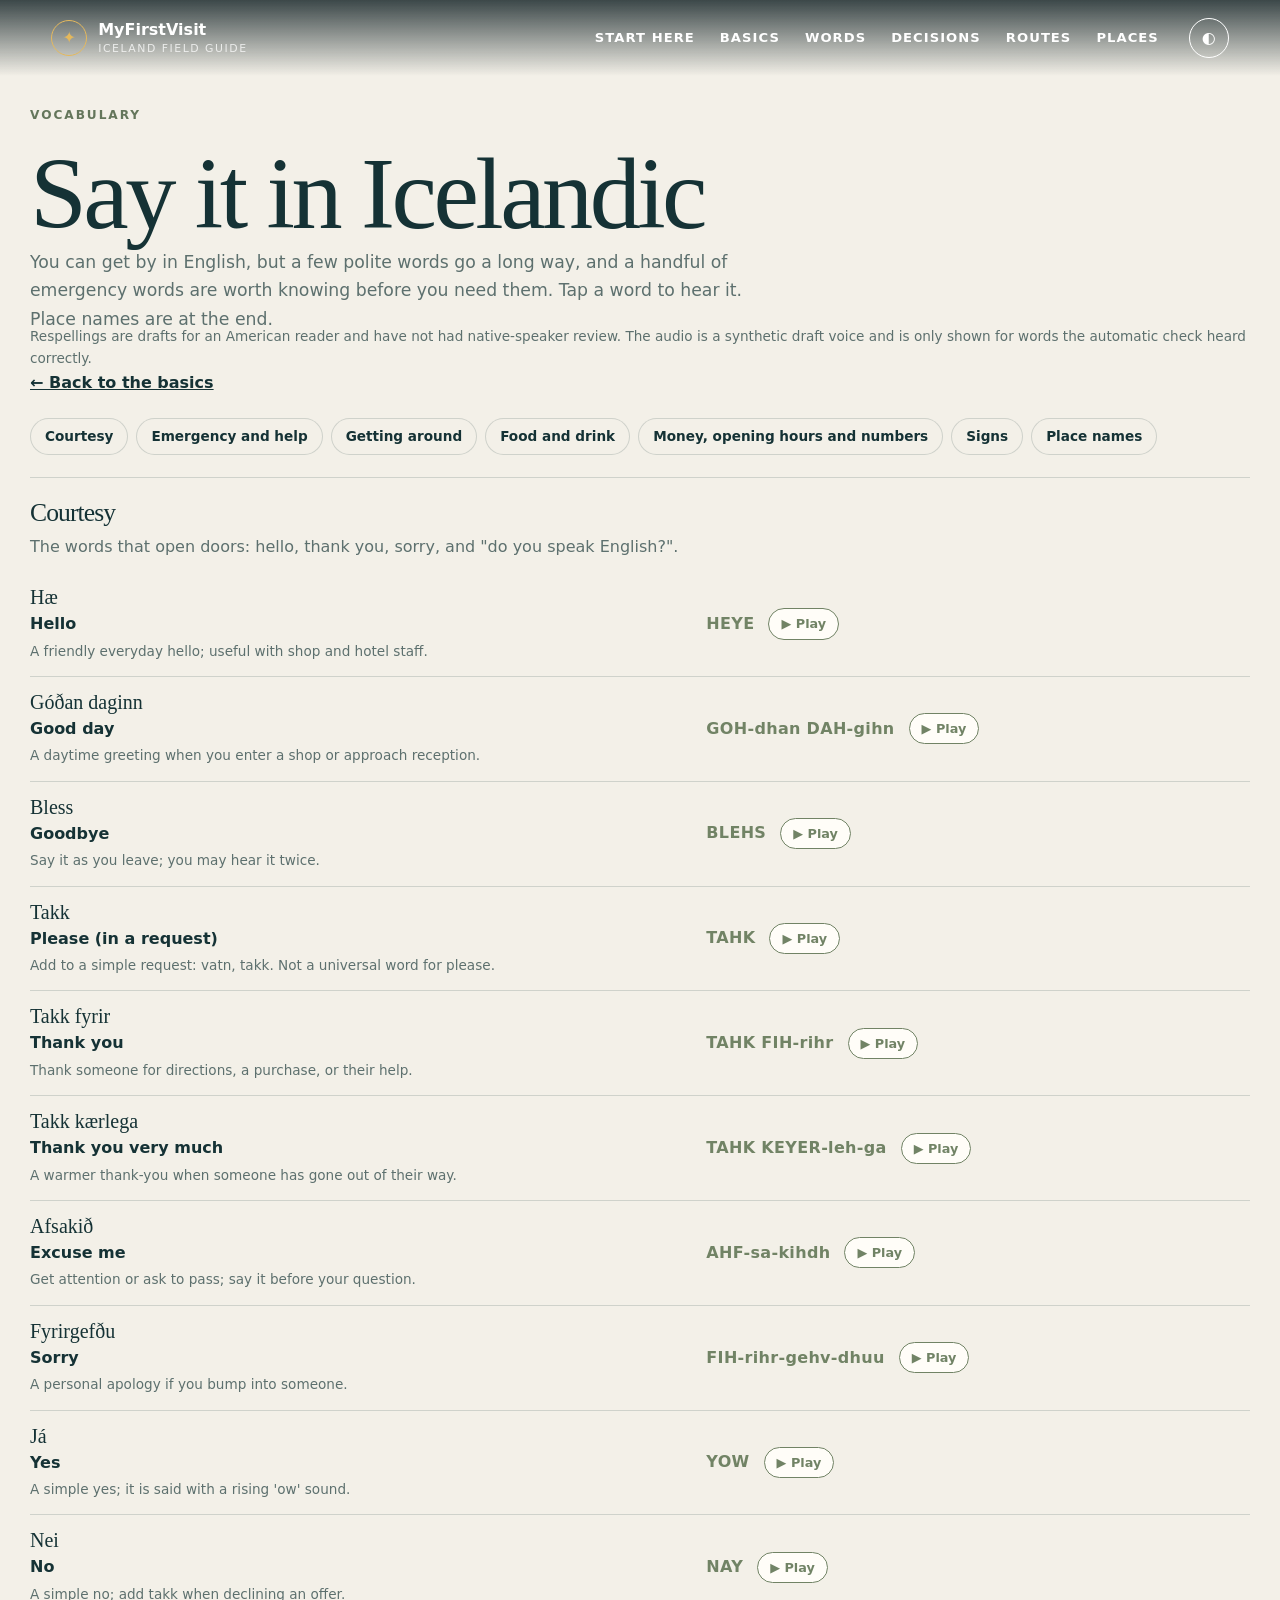
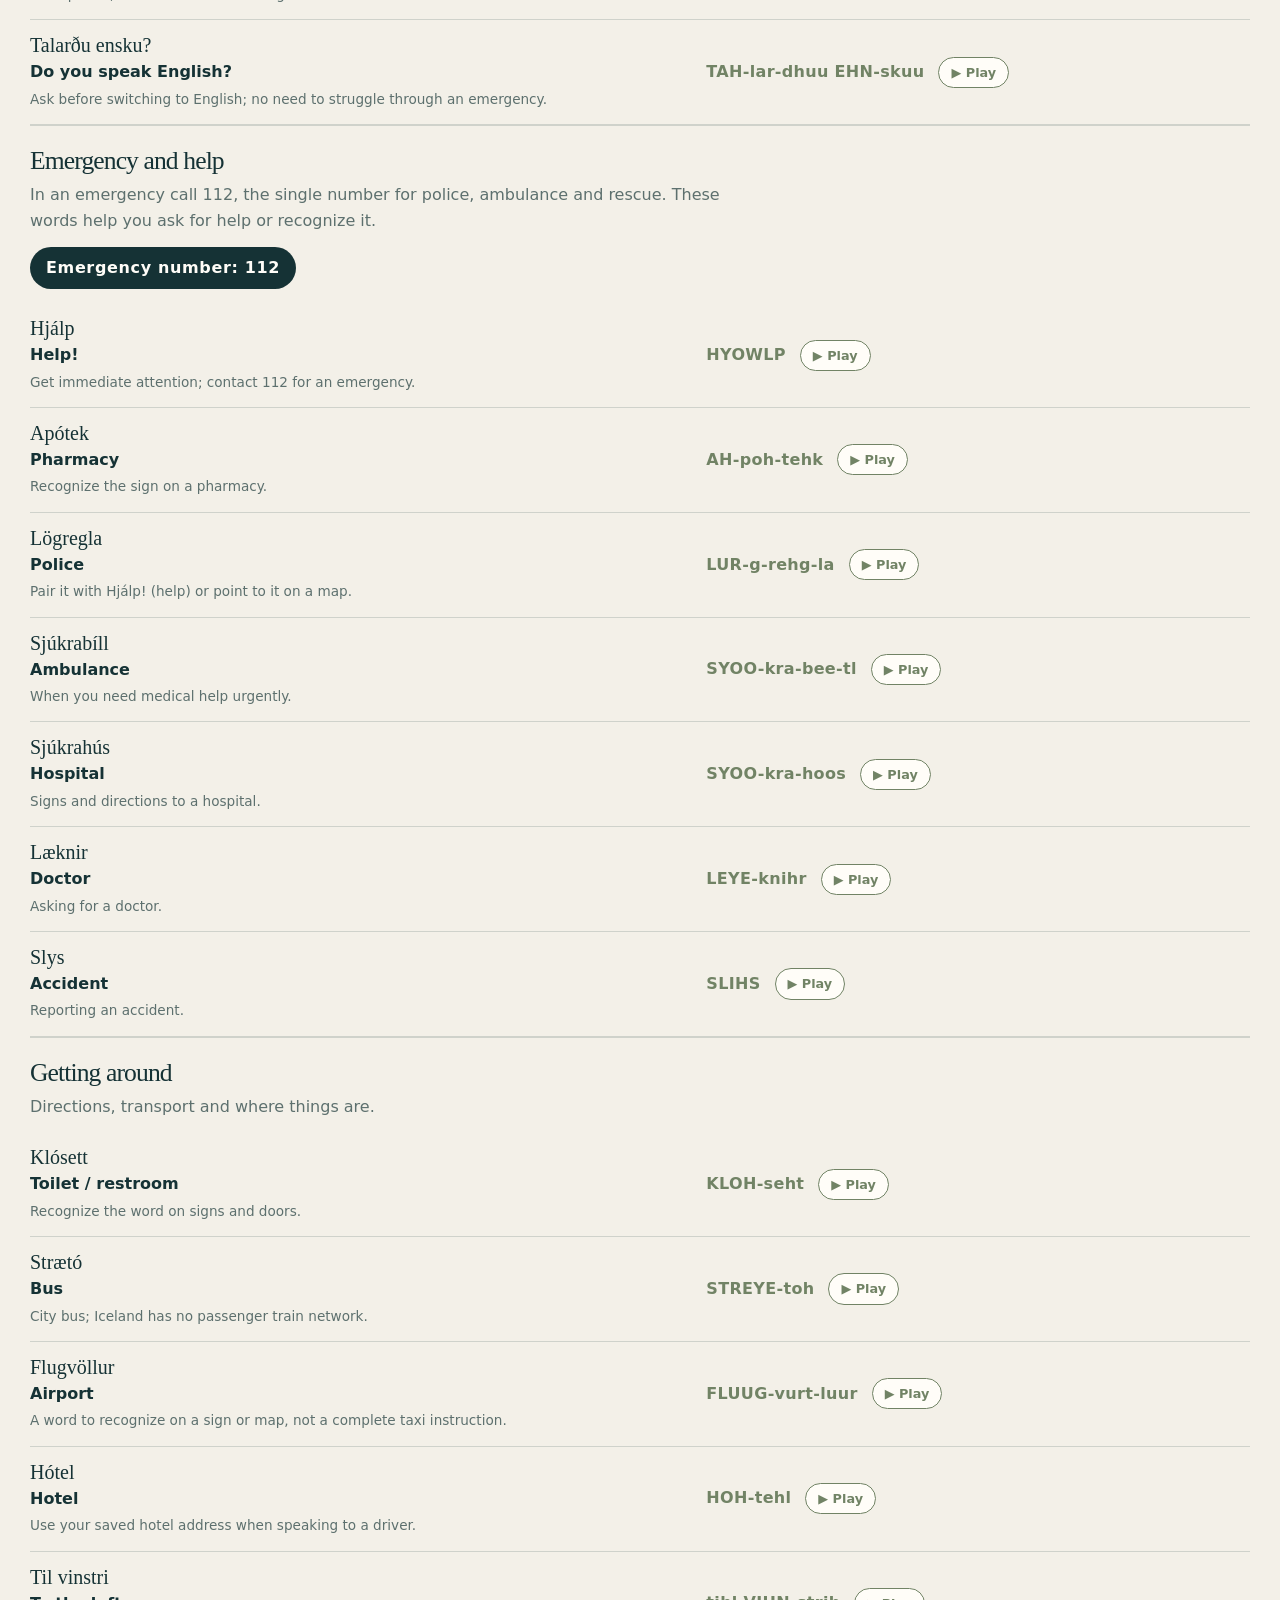
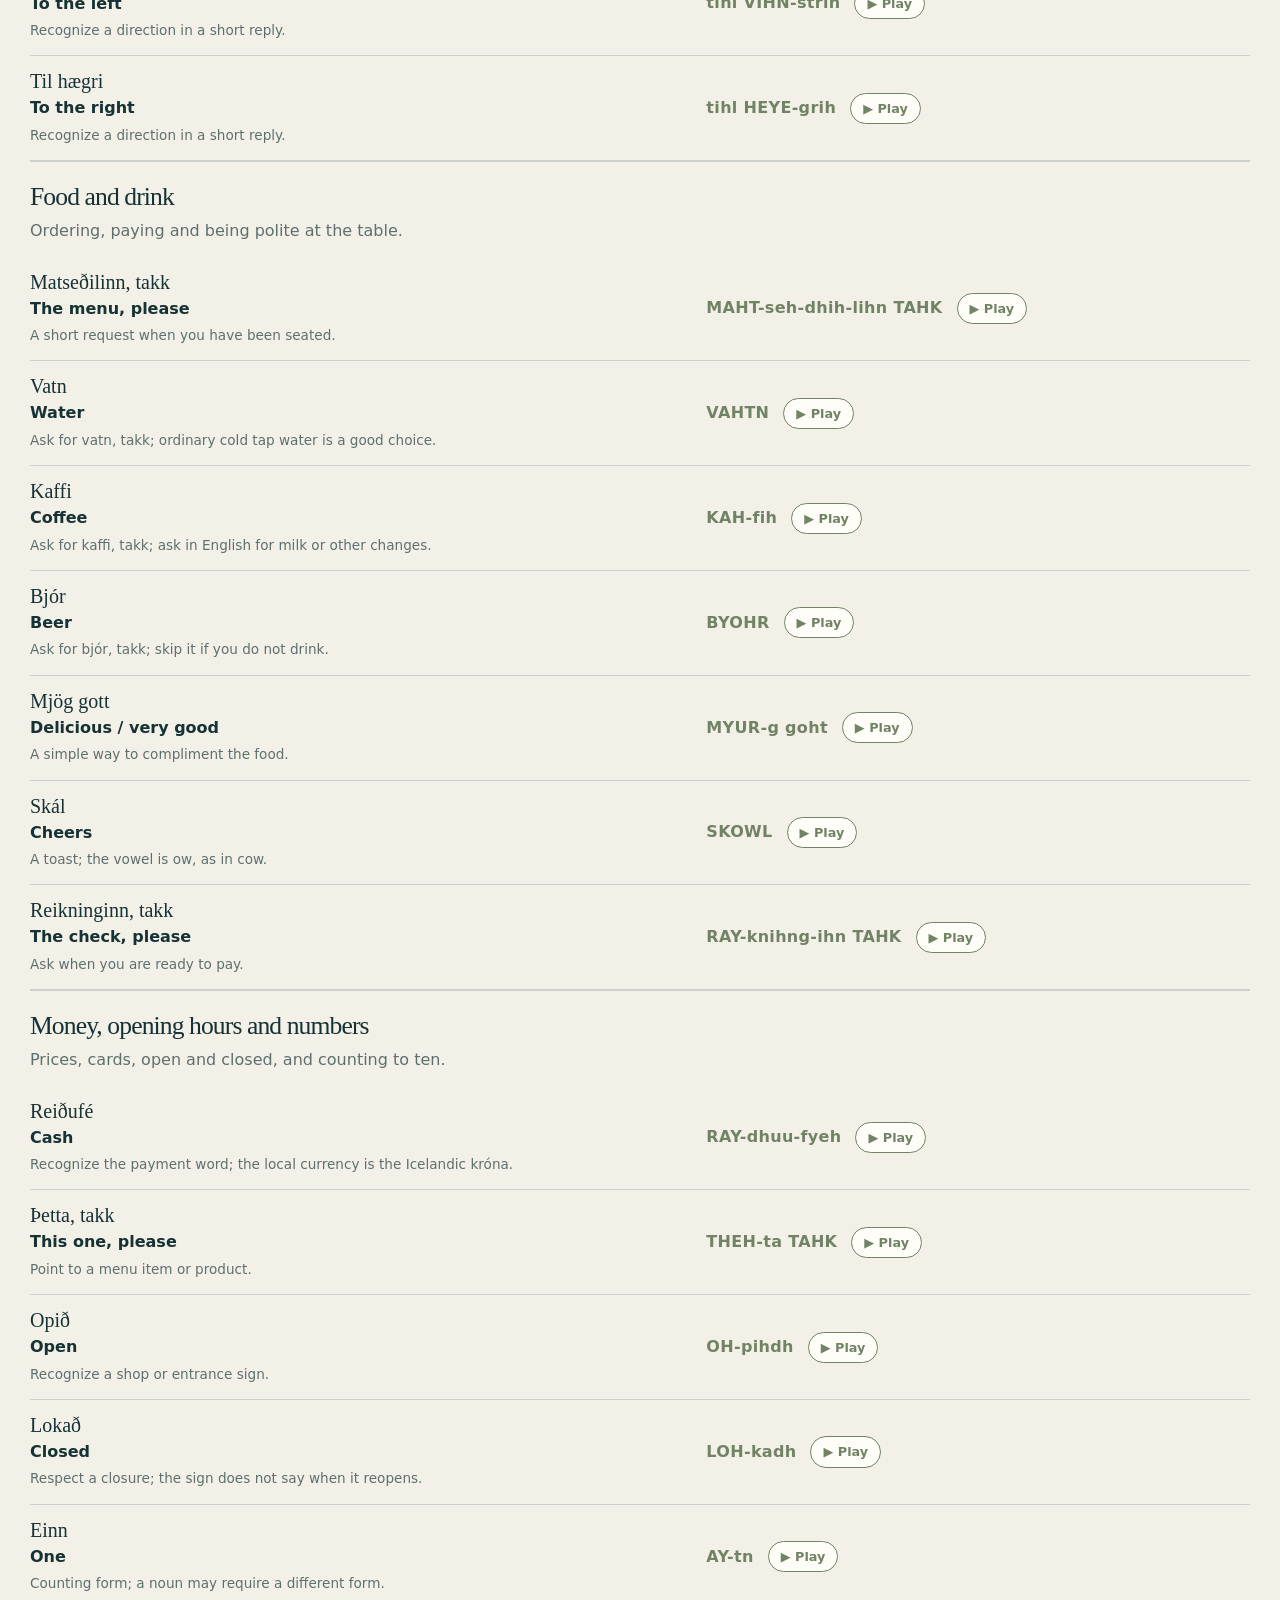
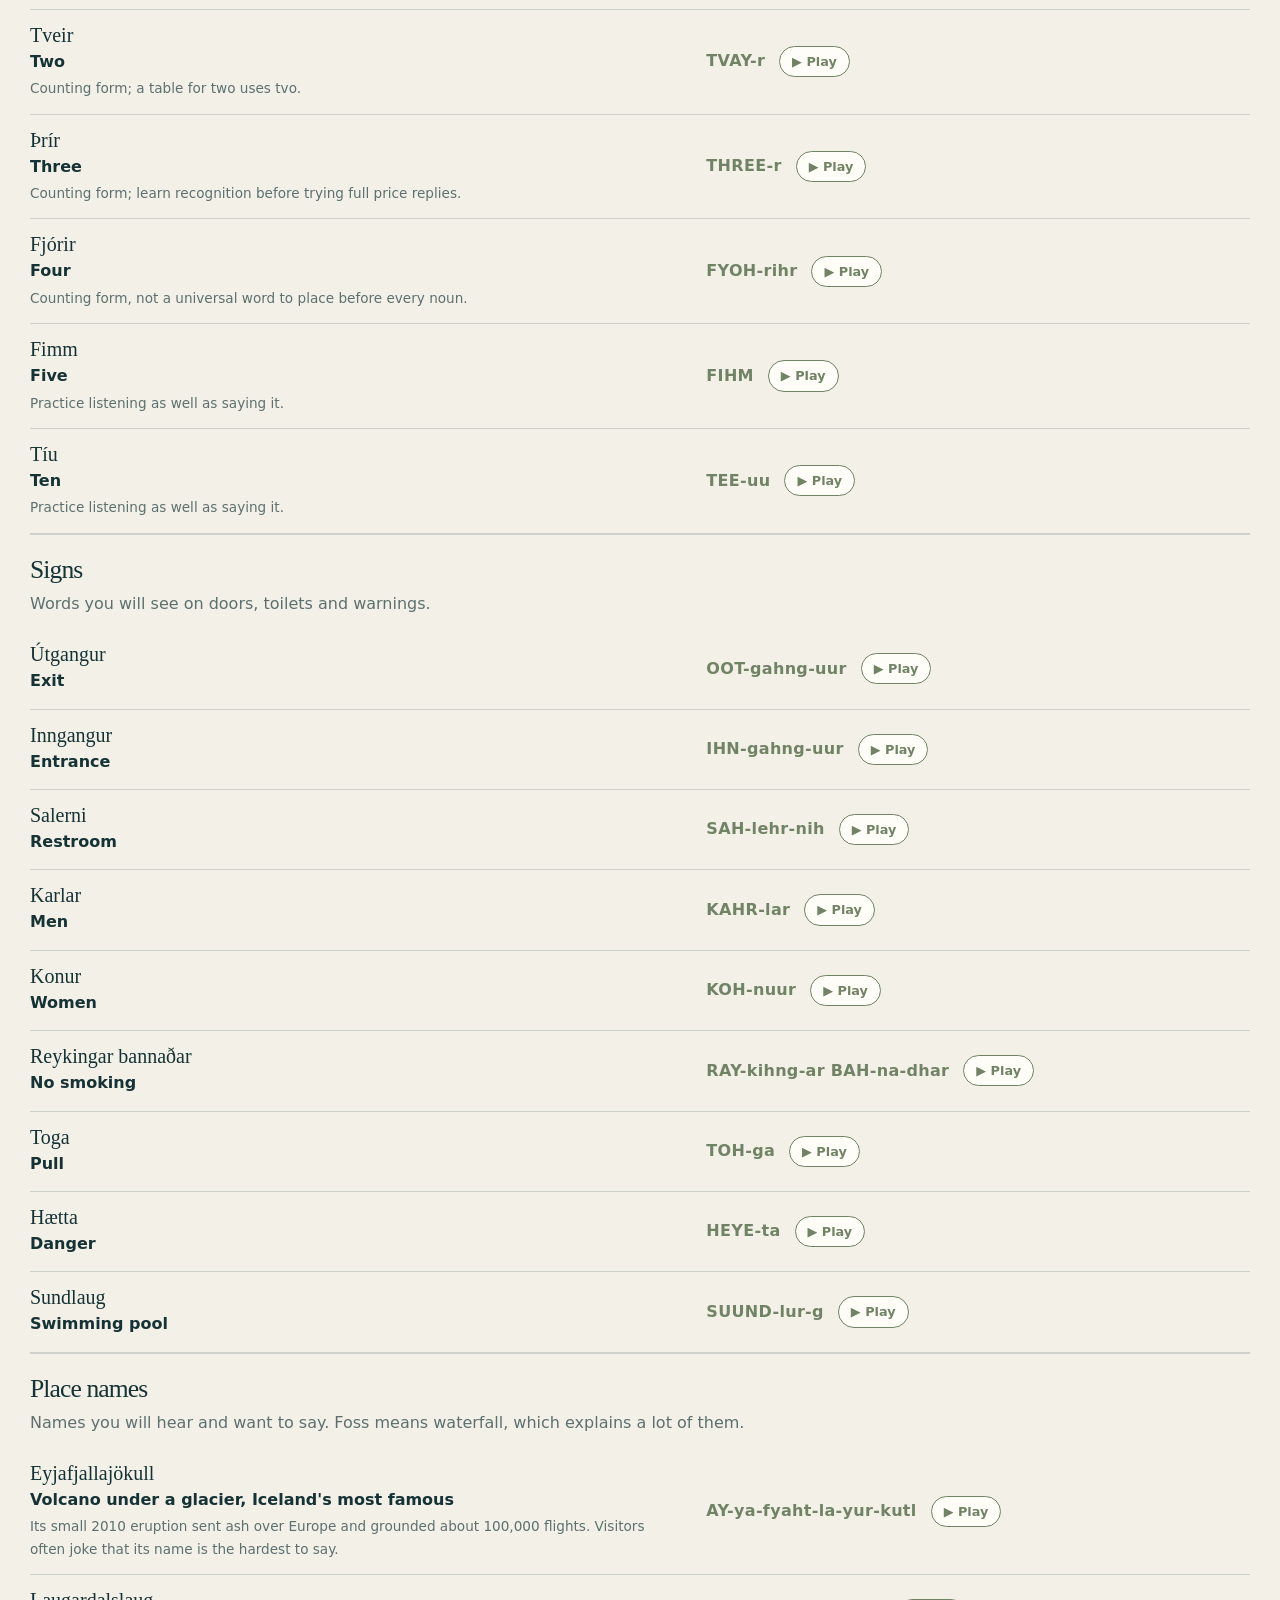
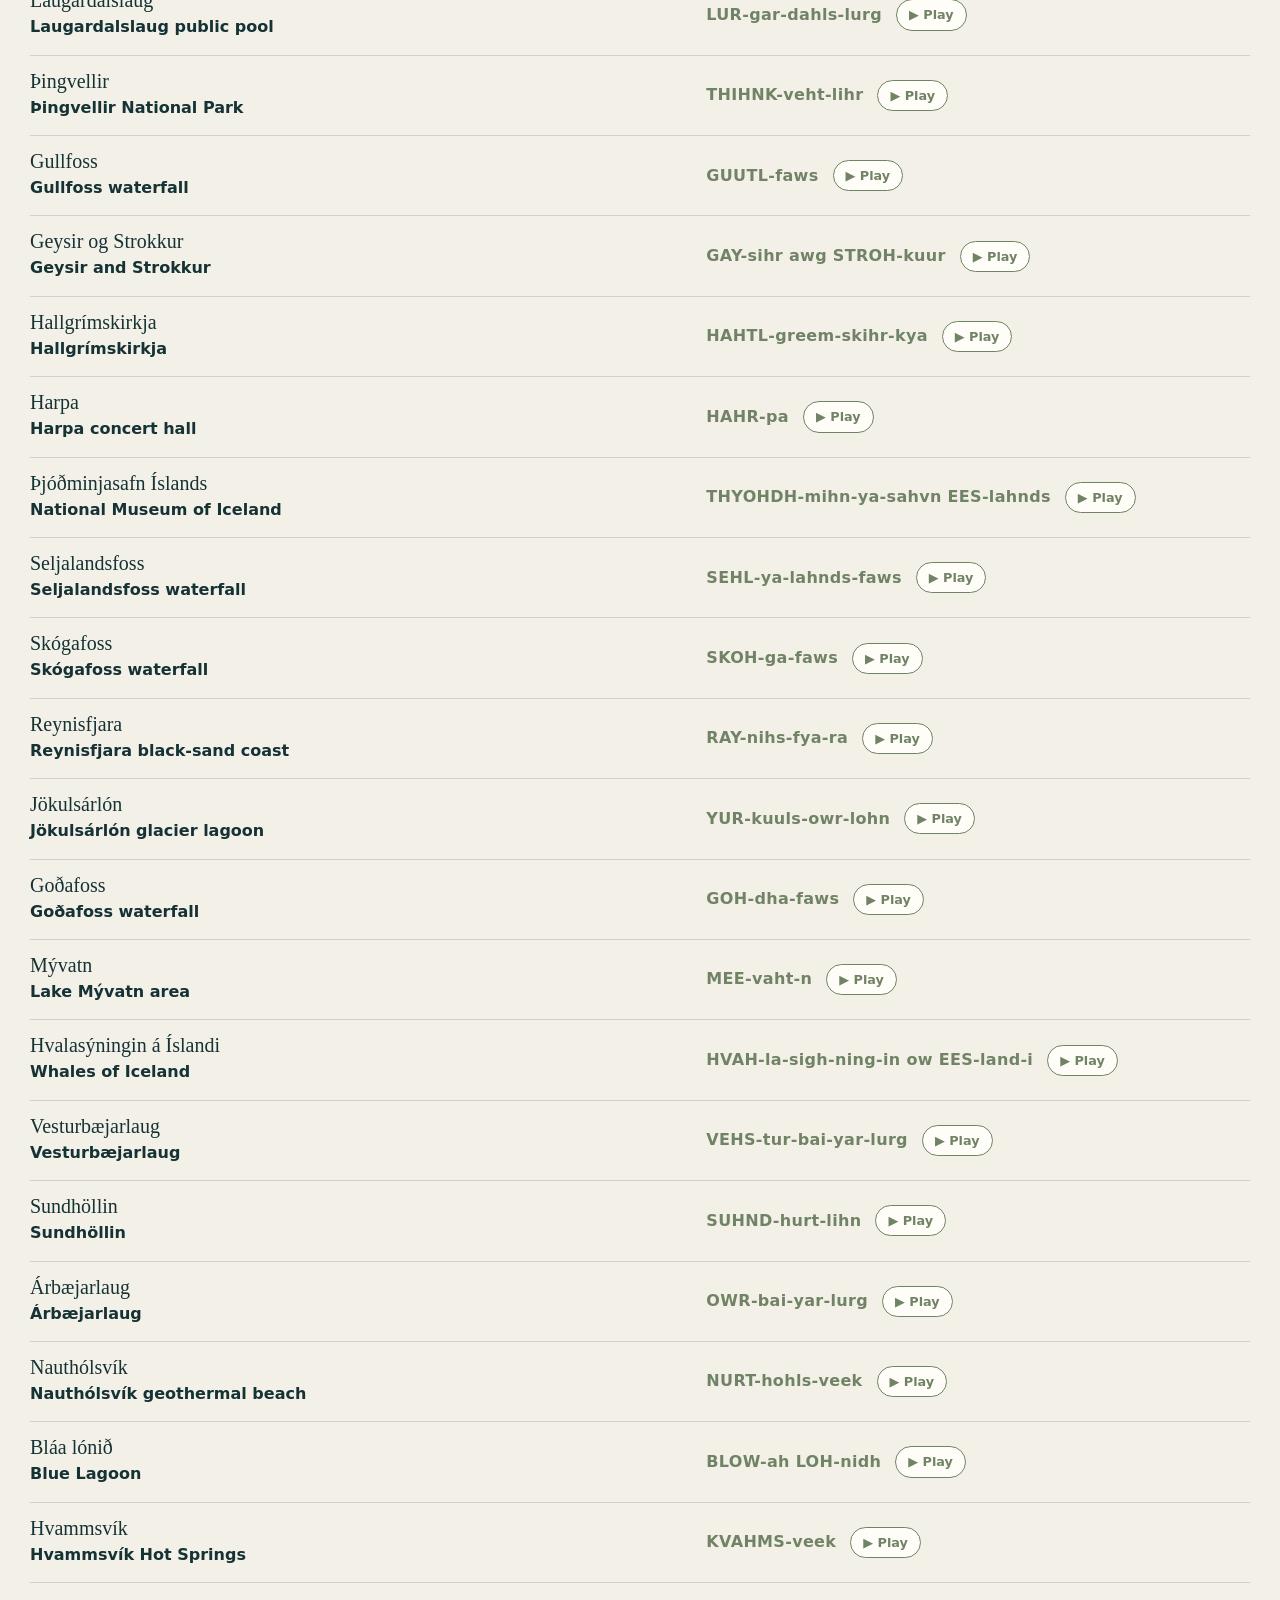
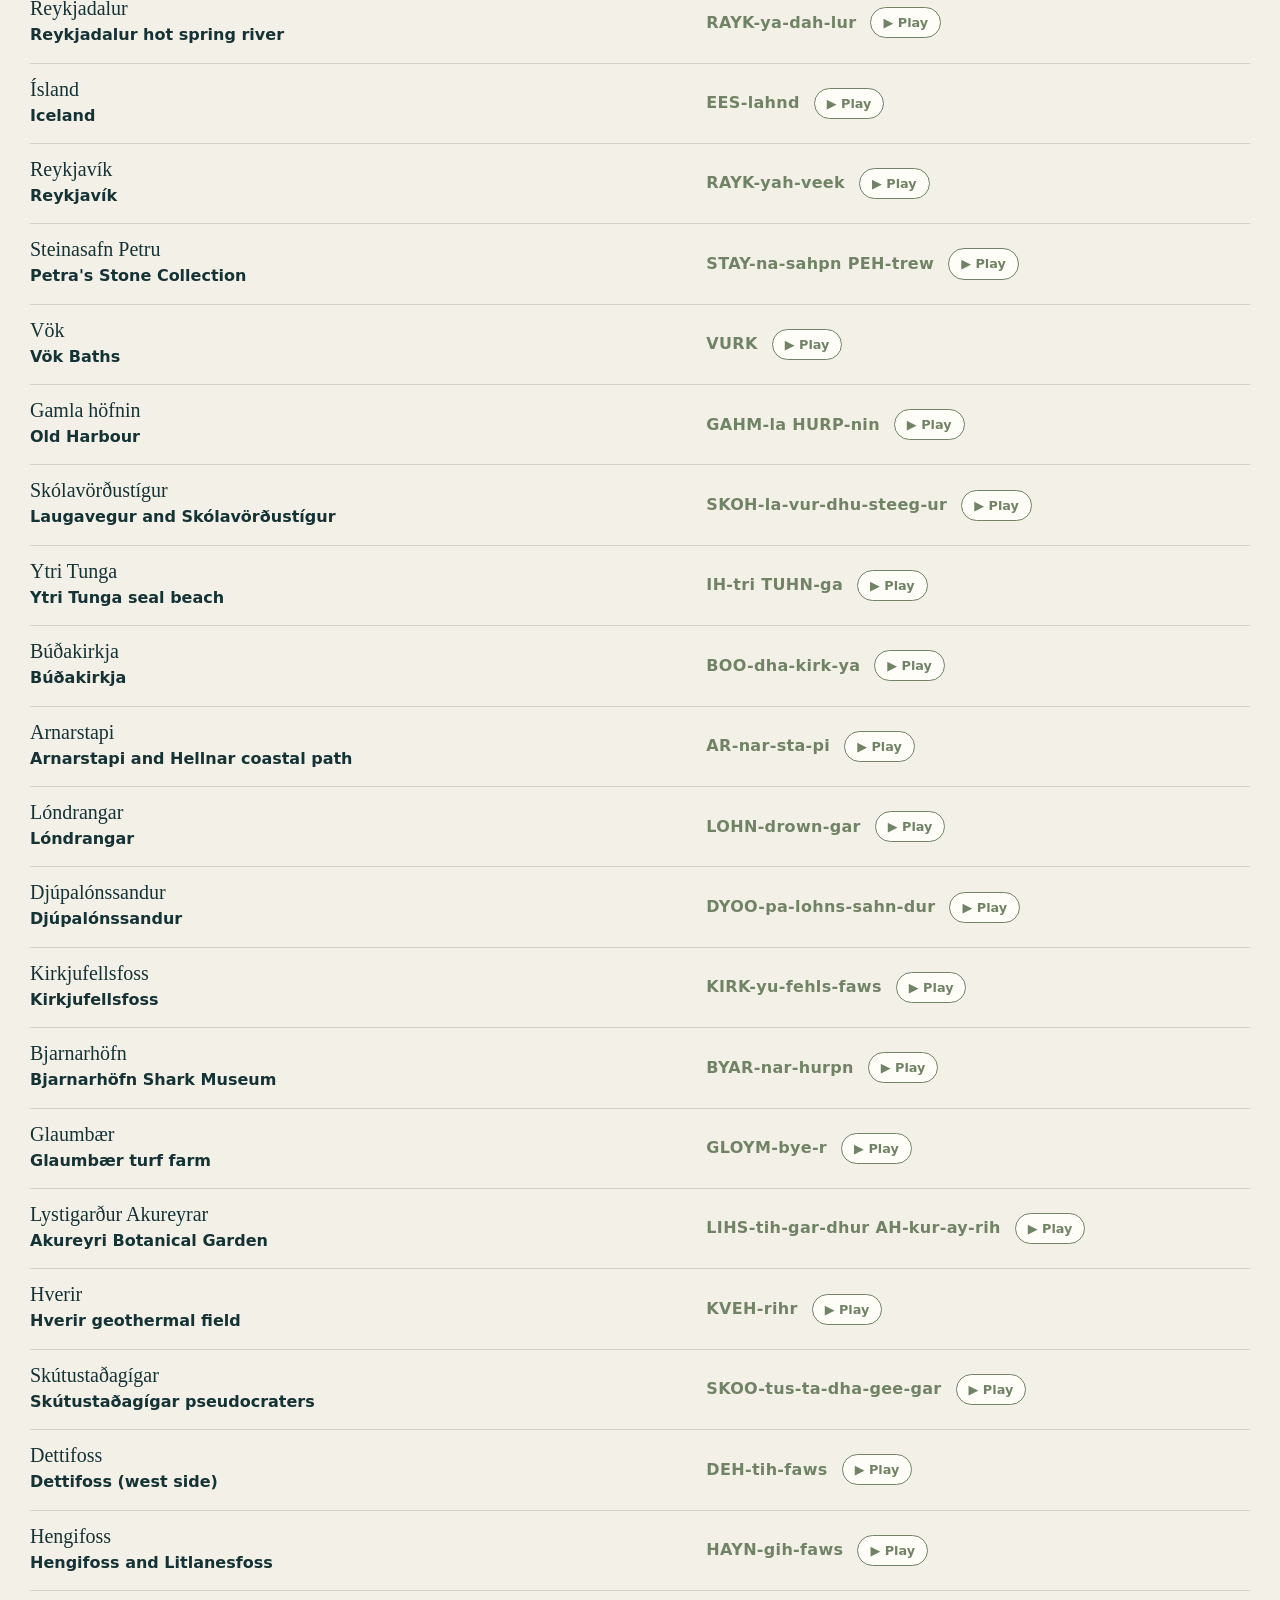
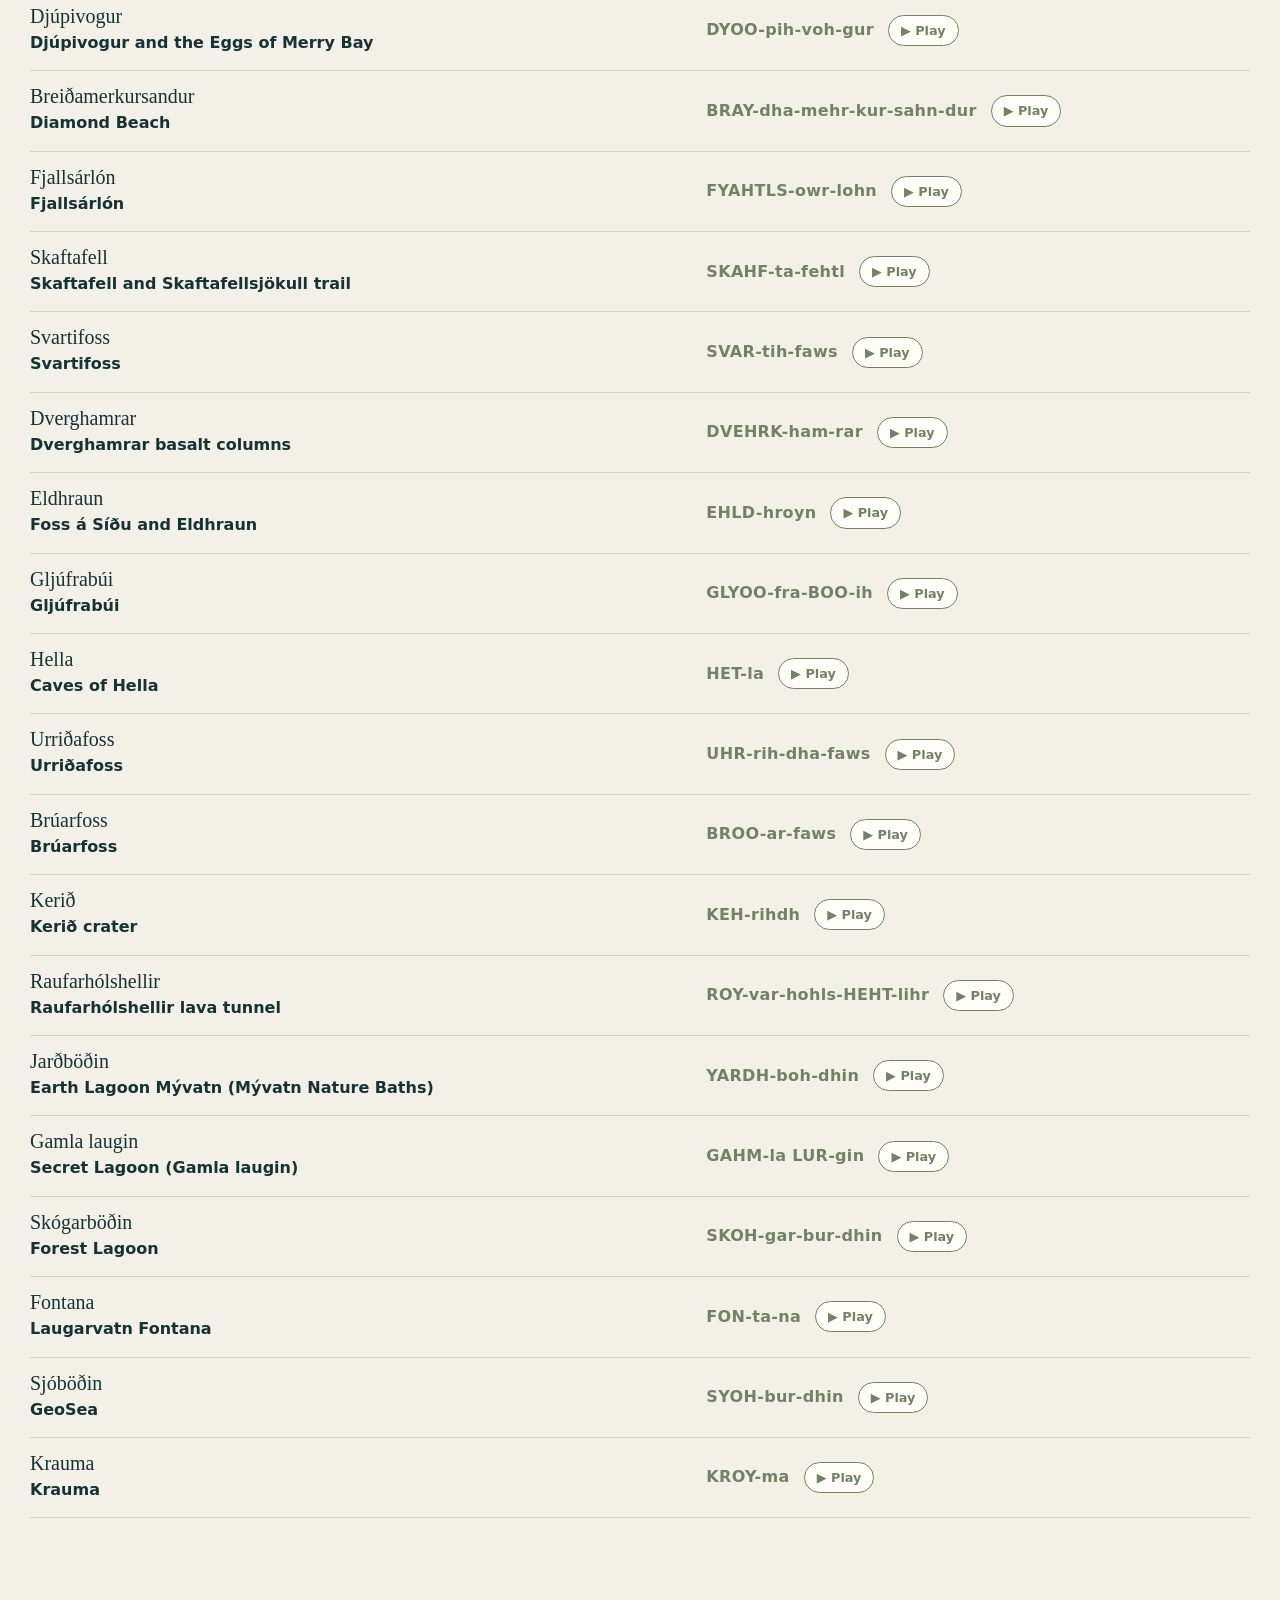
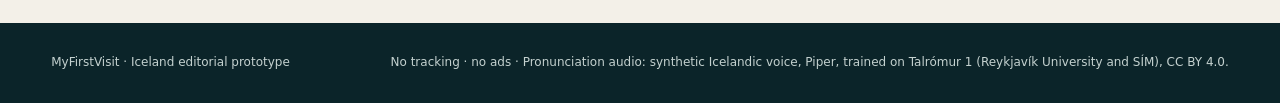
<file: local-site/words.html>
<!doctype html>
<html lang="en">
<head>
  <meta charset="utf-8">
  <meta name="viewport" content="width=device-width, initial-scale=1">
  <meta name="theme-color" content="#102b31">
  <meta name="description" content="Simple Icelandic courtesy and emergency words with pronunciation.">
  <title>Say it in Icelandic · MyFirstVisit</title>
  <link rel="stylesheet" href="styles.css?v=a779670c">
</head>
<body>
  <a class="skip-link" href="#content">Skip to content</a>
  <header class="site-header">
    <a class="brand" href="index.html#start" aria-label="MyFirstVisit, Iceland home">
      <span class="brand-mark" aria-hidden="true">✦</span>
      <span><strong>MyFirstVisit</strong><small>Iceland field guide</small></span>
    </a>
    <button class="menu-button" type="button" aria-expanded="false" aria-controls="primary-nav">Menu</button>
    <nav id="primary-nav" aria-label="Primary navigation">
      <a href="index.html#start">Start here</a>
      <a href="index.html#basics">Basics</a>
      <a href="words.html" aria-current="page">Words</a>
      <a href="index.html#decisions">Decisions</a>
      <a href="index.html#routes">Routes</a>
      <a href="index.html#places">Places</a>
    </nav>
    <button class="theme-button" type="button" aria-label="Switch color theme" title="Switch color theme">◐</button>
  </header>

  <main id="content">
    <section class="words section-shell" id="words" aria-labelledby="words-title">
      <div class="words-head">
        <p class="eyebrow dark">Vocabulary</p>
        <h1 id="words-title">Say it in Icelandic</h1>
        <p id="words-intro" class="basics-intro"></p>
        <p id="words-note" class="basics-note"></p>
        <p><a class="text-button" href="index.html#basics">← Back to the basics</a></p>
      </div>
      <div class="words-jump" id="words-jump" role="navigation" aria-label="Vocabulary groups"></div>
      <div id="words-groups"></div>
    </section>
  </main>

  <footer>
    <span>MyFirstVisit · Iceland editorial prototype</span>
    <span>No tracking · no ads · Pronunciation audio: synthetic Icelandic voice, Piper, trained on Talrómur 1 (Reykjavík University and SÍM), CC BY 4.0.</span>
  </footer>

  <script src="content.js?v=f385a5d5"></script>
  <script src="words.js?v=b469caa6"></script>
</body>
</html>
</file>
<file: local-site/styles.css>
:root {
  --ink: #153235;
  --muted: #5d706e;
  --paper: #f3f0e8;
  --paper-2: #e7e4da;
  --white: #fffdf8;
  --deep: #102b31;
  --deep-2: #173d42;
  --moss: #718365;
  --gold: #e4b85c;
  --line: rgba(21, 50, 53, .16);
  --shadow: 0 22px 70px rgba(15, 35, 38, .13);
}

* { box-sizing: border-box; }
html { scroll-behavior: smooth; }
body { margin: 0; background: var(--paper); color: var(--ink); font: 16px/1.65 Inter, ui-sans-serif, system-ui, -apple-system, BlinkMacSystemFont, "Segoe UI", sans-serif; }
button, input { font: inherit; }
button, a { -webkit-tap-highlight-color: transparent; }
img { display: block; max-width: 100%; }
h1, h2, h3 { margin: 0; font-family: Georgia, "Times New Roman", serif; font-weight: 500; line-height: 1.05; letter-spacing: -.035em; }
h1 { max-width: 900px; font-size: clamp(3.25rem, 8vw, 7.75rem); }
h2 { font-size: clamp(2.25rem, 5vw, 4.6rem); }
h3 { font-size: 1.65rem; }
p { margin: 0; }
a { color: inherit; }

.skip-link { position: fixed; z-index: 100; top: 8px; left: 8px; padding: 10px 16px; transform: translateY(-150%); background: var(--white); }
.skip-link:focus { transform: translateY(0); }
.site-header { position: fixed; z-index: 20; inset: 0 0 auto; height: 76px; display: flex; align-items: center; gap: 30px; padding: 0 clamp(20px, 4vw, 64px); color: white; background: linear-gradient(to bottom, rgba(8, 24, 28, .78), transparent); transition: background .25s, color .25s, box-shadow .25s; }
.site-header.scrolled { color: var(--ink); background: rgba(243, 240, 232, .94); box-shadow: 0 1px 0 var(--line); backdrop-filter: blur(16px); }
.brand { display: flex; align-items: center; gap: 11px; margin-right: auto; text-decoration: none; line-height: 1.1; }
.brand-mark { display: grid; width: 36px; height: 36px; place-items: center; border: 1px solid currentColor; border-radius: 50%; color: var(--gold); }
.brand strong, .brand small { display: block; }
.brand small { margin-top: 4px; font-size: .68rem; letter-spacing: .14em; text-transform: uppercase; opacity: .75; }
nav { display: flex; gap: 25px; font-size: .82rem; font-weight: 700; letter-spacing: .08em; text-transform: uppercase; }
nav a { text-decoration: none; }
.theme-button, .menu-button { border: 0; color: inherit; background: none; cursor: pointer; }
.theme-button { width: 40px; height: 40px; border: 1px solid currentColor; border-radius: 50%; }
.menu-button { display: none; }

.hero { position: relative; min-height: min(900px, 100svh); display: grid; align-items: end; color: white; overflow: hidden; background: var(--deep); }
.hero > img, .hero-shade { position: absolute; inset: 0; width: 100%; height: 100%; object-fit: cover; }
.hero-shade { background: linear-gradient(90deg, rgba(6, 20, 25, .9) 0%, rgba(6, 20, 25, .54) 42%, rgba(6, 20, 25, .1) 75%), linear-gradient(0deg, rgba(6, 20, 25, .7), transparent 50%); }
.hero-copy { position: relative; z-index: 1; width: min(1220px, calc(100% - 44px)); margin-inline: auto; padding: 150px 0 105px; }
.hero-copy > p:not(.eyebrow) { max-width: 680px; margin-top: 28px; font-size: clamp(1.15rem, 2vw, 1.5rem); }
.eyebrow { margin-bottom: 15px; font-size: .76rem; font-weight: 800; letter-spacing: .16em; text-transform: uppercase; color: #e9ce91; }
.eyebrow.dark { color: #64765b; }
.hero-actions { display: flex; flex-wrap: wrap; gap: 12px; margin-top: 34px; }
.primary, .secondary { display: inline-flex; align-items: center; justify-content: center; min-height: 50px; padding: 0 22px; border: 1px solid transparent; border-radius: 999px; cursor: pointer; text-decoration: none; font-weight: 750; }
.primary { color: var(--deep); background: var(--gold); }
.secondary { color: white; border-color: rgba(255,255,255,.65); background: rgba(255,255,255,.08); }
.secondary.light { color: white; }
.photo-credit { position: absolute; z-index: 2; right: 18px; bottom: 12px; color: rgba(255,255,255,.7); font-size: .68rem; }

.section-shell { width: min(1220px, calc(100% - 44px)); margin-inline: auto; padding: 105px 0; }
.orientation { display: grid; grid-template-columns: 1.25fr .75fr; gap: 40px 80px; align-items: end; }
.intro-copy { display: grid; gap: 18px; color: var(--muted); font-size: 1.08rem; }
.quick-facts { grid-column: 1 / -1; display: grid; grid-template-columns: repeat(3, 1fr); border-block: 1px solid var(--line); }
.quick-facts span { padding: 23px 4px; color: var(--muted); }
.quick-facts span + span { padding-left: 28px; border-left: 1px solid var(--line); }
.quick-facts strong { margin-right: 8px; color: var(--ink); font: 500 1.7rem Georgia, serif; }

.feature { display: grid; grid-template-columns: 1.05fr .95fr; width: min(1380px, calc(100% - 44px)); padding-top: 30px; align-items: center; }
.feature-image { position: relative; min-height: 600px; }
.feature-image img { width: 100%; height: 100%; min-height: 600px; object-fit: cover; border-radius: 4px; }
.feature-copy { padding: clamp(35px, 7vw, 96px); background: var(--white); box-shadow: var(--shadow); }
.feature-copy > p:not(.eyebrow) { margin: 24px 0; color: var(--muted); font-size: 1.1rem; }
.tick-list { display: grid; gap: 12px; padding: 0; list-style: none; }
.tick-list li { position: relative; padding-left: 28px; }
.tick-list li::before { content: "↳"; position: absolute; left: 0; color: var(--moss); font-weight: bold; }
.text-button { padding: 0; border: 0; color: var(--ink); background: none; cursor: pointer; font-weight: 800; text-align: left; }

.section-heading { display: flex; align-items: end; justify-content: space-between; gap: 35px; margin-bottom: 45px; }
.section-heading h2 { max-width: 780px; }
.section-heading > p { max-width: 360px; color: var(--muted); }
.filter-row { display: flex; flex-wrap: wrap; justify-content: flex-end; gap: 7px; }
.filter { padding: 9px 14px; border: 1px solid var(--line); border-radius: 99px; color: var(--ink); background: transparent; cursor: pointer; }
.filter.active { color: white; border-color: var(--deep); background: var(--deep); }
.card-grid { display: grid; grid-template-columns: repeat(2, 1fr); border-top: 1px solid var(--line); }
.guide-card { min-height: 285px; display: flex; flex-direction: column; padding: 34px 34px 34px 0; border-bottom: 1px solid var(--line); background: transparent; }
.guide-card:nth-child(even) { padding-left: 34px; border-left: 1px solid var(--line); }
.guide-card .meta { display: flex; gap: 8px; color: var(--moss); font-size: .72rem; font-weight: 800; letter-spacing: .08em; text-transform: uppercase; }
.guide-card h3 { margin: 24px 0 14px; }
.guide-card p { max-width: 580px; color: var(--muted); }
.guide-card button { margin-top: 24px; }
.guide-card .card-image { width: 100%; height: 210px; margin-bottom: 22px; object-fit: cover; border-radius: 14px; box-shadow: 0 12px 32px rgba(15, 35, 38, .10); }


.route-list { border-top: 1px solid var(--line); }
.route-row { display: grid; grid-template-columns: 55px 1.2fr .8fr 34px; gap: 22px; align-items: center; width: 100%; padding: 25px 0; border: 0; border-bottom: 1px solid var(--line); color: var(--ink); background: transparent; cursor: pointer; text-align: left; }
.route-row .number { color: var(--moss); font-family: Georgia, serif; }
.route-row strong { font: 500 clamp(1.3rem, 2.3vw, 2.1rem) Georgia, serif; }
.route-row span:nth-child(3) { color: var(--muted); }
.route-row .arrow { font-size: 1.5rem; }
.landscape-break { width: min(1220px, calc(100% - 44px)); margin: 0 auto; }
.landscape-break img { width: 100%; height: auto; aspect-ratio: 2 / 1; max-height: 520px; object-fit: cover; border-radius: 16px; }
.landscape-break figcaption { display: flex; flex-wrap: wrap; gap: 4px 12px; justify-content: flex-start; padding: 12px 2px 0; color: var(--muted); font-size: .85rem; }
@media (max-width: 560px) { .landscape-break img { aspect-ratio: 4 / 3; max-height: none; } }

.search-label { display: grid; gap: 7px; color: var(--muted); font-size: .74rem; font-weight: 800; letter-spacing: .09em; text-transform: uppercase; }
.search-label input { width: min(330px, 70vw); padding: 12px 0; border: 0; border-bottom: 1px solid var(--ink); outline: none; color: var(--ink); background: transparent; }
.place-grid { display: grid; grid-template-columns: repeat(3, 1fr); gap: 1px; background: var(--line); border: 1px solid var(--line); }
.place-card { min-height: 240px; padding: 25px; background: var(--paper); }
.place-card { cursor: pointer; transition: background .2s, transform .2s; }
.place-card:hover, .place-card:focus-visible { background: var(--white); transform: translateY(-2px); outline: 2px solid var(--moss); outline-offset: -2px; }
.place-card .region { color: var(--moss); font-size: .7rem; font-weight: 800; letter-spacing: .12em; text-transform: uppercase; }
.place-card h3 { margin: 22px 0 12px; }
.place-card p { color: var(--muted); }
.place-card .time { display: block; margin-top: 22px; color: var(--ink); font-weight: 750; }
.draft-note { margin-bottom: 90px; padding-inline: clamp(28px, 6vw, 80px); color: white; background: var(--deep); }
.draft-note h2 { max-width: 850px; }
.draft-note > p:last-child { max-width: 780px; margin-top: 28px; color: #c7d3d0; }

dialog { width: min(900px, 100%); height: 100%; max-height: none; margin: 0 0 0 auto; padding: 0; border: 0; color: var(--ink); background: var(--white); box-shadow: -25px 0 80px rgba(5,20,23,.25); }
dialog::backdrop { background: rgba(7, 23, 27, .66); backdrop-filter: blur(4px); }
.reader-bar { position: sticky; z-index: 2; top: 0; display: flex; justify-content: space-between; align-items: center; min-height: 68px; padding: 0 clamp(22px, 5vw, 55px); border-bottom: 1px solid var(--line); background: rgba(255,253,248,.95); backdrop-filter: blur(12px); }
.reader-brand { font-size: .74rem; font-weight: 800; letter-spacing: .12em; text-transform: uppercase; }
.reader-close { border: 0; background: none; cursor: pointer; font-weight: 800; }
#reader-article { max-width: 760px; margin: auto; padding: 65px clamp(24px, 7vw, 80px) 120px; }
#reader-article .article-meta { margin-bottom: 20px; color: var(--moss); font-size: .75rem; font-weight: 800; letter-spacing: .1em; text-transform: uppercase; }
#reader-article h1 { font-size: clamp(2.7rem, 7vw, 5.4rem); }
#reader-article h2 { margin: 60px 0 20px; font-size: clamp(1.8rem, 4vw, 3rem); }
#reader-article p { margin-top: 20px; }
#reader-article .hook { font: 500 1.35rem/1.45 Georgia, serif; color: var(--muted); }
#reader-article ul { display: grid; gap: 11px; padding-left: 22px; }
#reader-article .callout { margin: 34px 0; padding: 24px; border-left: 4px solid var(--gold); background: var(--paper); }
#reader-article .story { margin: 18px 0; padding: 20px 24px; border-left: 1px solid var(--moss); color: var(--muted); font-family: Georgia, serif; font-size: 1.1rem; }
#reader-article .practice-link { display: grid; gap: 5px; margin-top: 24px; padding: 20px 22px; border: 1px dashed var(--moss); border-radius: 12px; background: var(--paper); }
#reader-article .practice-link strong { color: var(--ink); }
#reader-article .practice-link > span { color: var(--muted); font-size: .85rem; }
#reader-article .option-grid { display: grid; gap: 12px; margin-top: 25px; }
#reader-article .option { padding: 20px; border: 1px solid var(--line); }
#reader-article .place-photo-placeholder { display: grid; min-height: 250px; place-items: center; align-content: center; gap: 8px; margin-bottom: 32px; border: 1px dashed var(--moss); border-radius: 14px; color: var(--moss); background: linear-gradient(135deg, var(--paper), var(--paper-2)); text-align: center; }
#reader-article .place-photo-placeholder span { font: 500 2rem Georgia, serif; }
#reader-article .place-photo-placeholder small { color: var(--muted); }
#reader-article .place-photo { margin: 0 0 32px; }
#reader-article .place-photo img { width: 100%; max-height: 420px; object-fit: cover; border-radius: 14px; }
#reader-article .place-photo figcaption { margin-top: 8px; color: var(--muted); font-size: .75rem; }
#reader-article .name-toolkit { display: grid; gap: 16px; margin: 28px 0; padding: 22px; border: 1px solid var(--line); border-radius: 14px; background: var(--paper); }
#reader-article .name-toolkit > div { display: grid; gap: 3px; }
#reader-article .name-label { color: var(--moss); font-size: .7rem; font-weight: 800; letter-spacing: .1em; text-transform: uppercase; }
#reader-article .audio-placeholder { width: fit-content; padding: 10px 14px; border: 1px solid var(--line); border-radius: 999px; color: var(--muted); background: var(--white); font-weight: 750; }
#reader-article .audio-placeholder span { font-size: .75rem; font-weight: 500; }
#reader-article .place-description { font-size: 1.15rem; }
#reader-article .place-time { color: var(--muted); }
#reader-article a { text-decoration-thickness: 1px; text-underline-offset: 3px; }
footer { display: flex; justify-content: space-between; gap: 20px; padding: 30px clamp(22px, 4vw, 64px); color: #c4d1cf; background: #0b2429; font-size: .75rem; }

body.night { --ink: #e8efed; --muted: #a9bab7; --paper: #10272b; --paper-2: #173337; --white: #153035; --deep: #071c20; --deep-2: #102b31; --line: rgba(232,239,237,.16); --shadow: 0 22px 70px rgba(0,0,0,.3); }
body.night .eyebrow.dark, body.night .guide-card .meta, body.night .place-card .region { color: #b8c991; }
body.night .reader-bar { background: rgba(21,48,53,.95); }

@media (max-width: 850px) {
  .site-header { height: 66px; }
  .menu-button { display: block; }
  nav { position: absolute; inset: 66px 14px auto; display: none; padding: 22px; flex-direction: column; color: var(--ink); background: var(--white); box-shadow: var(--shadow); }
  nav.open { display: flex; }
  .orientation, .feature { grid-template-columns: 1fr; }
  .feature-copy { margin: -40px 18px 0; z-index: 2; }
  .card-grid, .place-grid { grid-template-columns: repeat(2, 1fr); }
  .section-heading { align-items: start; flex-direction: column; }
  .filter-row { justify-content: flex-start; }
  .route-row { grid-template-columns: 36px 1fr 26px; }
  .route-row span:nth-child(3) { grid-column: 2; }
}

@media (max-width: 560px) {
  h1 { font-size: 3.2rem; }
  .hero { min-height: 820px; }
  .hero-shade { background: linear-gradient(0deg, rgba(6,20,25,.9), rgba(6,20,25,.25)); }
  .hero-copy { padding-bottom: 75px; }
  .section-shell { padding: 75px 0; }
  .quick-facts { grid-template-columns: 1fr; }
  .quick-facts span + span { padding-left: 4px; border-left: 0; border-top: 1px solid var(--line); }
  .feature-image, .feature-image img { min-height: 420px; }
  .card-grid, .place-grid { grid-template-columns: 1fr; }
  .guide-card, .guide-card:nth-child(even) { min-height: 0; padding: 28px 0; border-left: 0; }
    .landscape-break figcaption, footer { flex-direction: column; }
  dialog { width: 100%; }
}

@media (prefers-reduced-motion: reduce) {
  html { scroll-behavior: auto; }
  *, *::before, *::after { transition-duration: .001ms !important; }
}
.place-card-image { display: block; width: 100%; height: auto; aspect-ratio: 3 / 2; object-fit: contain; object-position: center; background: #e9e7df; border-radius: 12px; margin-bottom: 14px; }
.place-rank { color: var(--accent-strong); font-size: .9rem; }
.photo-carousel { display: grid; grid-template-columns: auto 1fr auto; align-items: center; gap: 8px; }
.carousel-track { min-width: 0; }
.carousel-image { display: none; width: 100%; height: auto; max-height: 420px; object-fit: contain; border-radius: 14px; }
.carousel-image.active { display: block; }
.carousel-arrow { border: 1px solid var(--line); background: var(--surface); color: var(--ink); border-radius: 50%; width: 34px; height: 34px; font-size: 1.5rem; line-height: 1; cursor: pointer; }

#reader-article .place-entry .where { color: var(--muted); font-size: .85rem; margin: 4px 0 8px; }
#reader-article .say-it { display: flex; flex-wrap: wrap; align-items: center; gap: 4px 12px; margin: 6px 0 2px; }
#reader-article .say-it .local-name { font-weight: 700; }
#reader-article .say-it .respelling { color: var(--moss); font-size: .9rem; letter-spacing: .02em; }
#reader-article .say-it .audio-placeholder { padding: 2px 10px; font-size: .75rem; }
#reader-article .route-day .where { color: var(--muted); font-size: .85rem; margin: 4px 0 8px; }
#reader-article .audio-controls { display: inline-flex; flex-wrap: wrap; align-items: center; gap: 6px 8px; }
#reader-article .audio-play { padding: 4px 12px; border: 1px solid var(--moss); border-radius: 999px; color: var(--moss); background: var(--white); font: inherit; font-size: .8rem; font-weight: 700; cursor: pointer; }
#reader-article .audio-play:hover, #reader-article .audio-play:focus-visible { background: var(--moss); color: var(--white); }
#reader-article .audio-note { color: var(--muted); font-size: .7rem; }

/* Basics section */
.basics { display: grid; gap: 28px; }
.basics-head h2 { margin: 6px 0 12px; }
.basics-intro { max-width: 720px; color: var(--muted); font-size: 1.08rem; }
.basics-names { display: grid; grid-template-columns: repeat(2, 1fr); gap: 20px; }
.name-card { display: grid; gap: 8px; padding: 26px; border: 1px solid var(--line); border-radius: 14px; background: var(--paper); }
.name-card p { margin: 0; }
.name-english { color: var(--moss); font-size: .72rem; font-weight: 800; letter-spacing: .12em; text-transform: uppercase; }
.name-local { font: 500 2.4rem/1.1 Georgia, serif; color: var(--ink); }
.name-say { display: grid; gap: 2px; margin-top: 4px; }
.name-label { color: var(--moss); font-size: .7rem; font-weight: 800; letter-spacing: .1em; text-transform: uppercase; }
.name-say strong { font-size: 1.25rem; }
.name-audio { margin: 4px 0; }
.name-meaning { font-weight: 700; }
.name-card p:last-child { color: var(--muted); }
.basics-note { margin: -8px 0 0; color: var(--muted); font-size: .85rem; }
.basics-sub { margin: 18px 0 -6px; font: 500 1.5rem Georgia, serif; }
.basics-numbers { display: grid; grid-template-columns: repeat(3, 1fr); border-top: 1px solid var(--line); border-left: 1px solid var(--line); }
.number-tile { display: grid; gap: 4px; align-content: start; padding: 22px; border-right: 1px solid var(--line); border-bottom: 1px solid var(--line); }
.number-tile strong { font: 500 1.6rem/1.2 Georgia, serif; }
.number-tile p { margin: 0; color: var(--muted); font-size: .92rem; }
.basics .audio-controls { display: inline-flex; flex-wrap: wrap; align-items: center; gap: 6px 8px; }
.basics .audio-play { padding: 5px 14px; border: 1px solid var(--moss); border-radius: 999px; color: var(--moss); background: var(--white); font: inherit; font-size: .85rem; font-weight: 700; cursor: pointer; }
.basics .audio-play:hover, .basics .audio-play:focus-visible { background: var(--moss); color: var(--white); }
.basics .audio-note { color: var(--muted); font-size: .72rem; }
@media (max-width: 760px) { .basics-names { grid-template-columns: 1fr; } .basics-numbers { grid-template-columns: 1fr; } }

/* Words (vocabulary) section */
.words { display: grid; gap: 22px; }
.words-head h2 { margin: 6px 0 12px; }
.words-jump { display: flex; flex-wrap: wrap; gap: 8px; }
.words-jump a { padding: 6px 14px; border: 1px solid var(--line); border-radius: 999px; color: var(--ink); font-size: .85rem; font-weight: 700; text-decoration: none; background: var(--paper); }
.words-jump a:hover, .words-jump a:focus-visible { border-color: var(--moss); color: var(--moss); }
.word-group { padding-top: 20px; border-top: 1px solid var(--line); scroll-margin-top: 90px; }
.word-group h3 { margin: 0 0 6px; font: 500 1.6rem Georgia, serif; }
.word-group-intro { margin: 0 0 12px; color: var(--muted); max-width: 720px; }
.word-callout { display: inline-block; margin: 0 0 14px; padding: 8px 16px; border-radius: 999px; background: var(--ink); color: var(--white); font-weight: 800; letter-spacing: .04em; }
.word-list { list-style: none; margin: 0; padding: 0; display: grid; gap: 0; }
.word-row { display: grid; grid-template-columns: 1.2fr 1fr; gap: 10px 24px; align-items: center; padding: 14px 0; border-bottom: 1px solid var(--line); }
.word-main { display: grid; gap: 2px; }
.word-local { font: 500 1.25rem Georgia, serif; color: var(--ink); }
.word-meaning { color: var(--ink); font-weight: 600; }
.word-when { color: var(--muted); font-size: .85rem; }
.word-say { display: flex; flex-wrap: wrap; align-items: center; gap: 6px 14px; }
.word-respelling { color: var(--moss); font-weight: 800; letter-spacing: .02em; }
.words .audio-controls { display: inline-flex; flex-wrap: wrap; align-items: center; gap: 6px 8px; }
.words .audio-play { padding: 4px 12px; border: 1px solid var(--moss); border-radius: 999px; color: var(--moss); background: var(--white); font: inherit; font-size: .8rem; font-weight: 700; cursor: pointer; }
.words .audio-play:hover, .words .audio-play:focus-visible { background: var(--moss); color: var(--white); }
.words .audio-note { display: none; }
.words .audio-placeholder { padding: 4px 12px; border: 1px dashed var(--line); border-radius: 999px; color: var(--muted); background: transparent; font-size: .75rem; }
@media (max-width: 760px) { .word-row { grid-template-columns: 1fr; } }

.word-group h2 { margin: 0 0 6px; font: 500 1.6rem Georgia, serif; }

.number-tile { position: relative; }
.number-icon { display: grid; place-items: center; width: 46px; height: 46px; margin-bottom: 6px; border-radius: 14px; background: var(--paper-2, #e9e7df); font-size: 1.6rem; line-height: 1; transition: transform .2s; }
.number-tile:hover .number-icon { transform: rotate(-6deg) scale(1.08); }
@media (prefers-reduced-motion: reduce) { .number-tile:hover .number-icon { transform: none; } }

/* Iceland map */
.iceland-map { margin: 0; display: grid; gap: 10px; }
.iceland-map svg { width: 100%; height: auto; max-height: 560px; border: 1px solid var(--line); border-radius: 14px; background: linear-gradient(180deg, #dbe9ea, #cfe0e3); }
body.night .iceland-map svg { background: linear-gradient(180deg, #14323a, #0f272e); }
.map-land { fill: #f4f1e8; stroke: #8fa3a1; stroke-width: 2; stroke-linejoin: round; }
body.night .map-land { fill: #26363a; stroke: #5d777a; }
.map-line { fill: none; stroke-linecap: round; stroke-linejoin: round; }
.map-line.ring { stroke: #1d4a53; stroke-width: 4; stroke-dasharray: 2 9; }
.map-line.golden { stroke: #d99a1e; stroke-width: 6; opacity: .9; }
body.night .map-line.ring { stroke: #9fd3dc; }
.mk-town { fill: #102b31; stroke: #fff; stroke-width: 2.5; }
body.night .mk-town { fill: #e8f1f2; stroke: #102b31; }
.mk-gc { fill: #d99a1e; stroke: #fff; stroke-width: 2; }
.mk-glacier { fill: #e8f6ff; stroke: #4a8fb8; stroke-width: 2.5; }
.mk-glacier-x { fill: none; stroke: #4a8fb8; stroke-width: 2; stroke-linecap: round; }
.mk-lagoon { fill: #3aa6a0; stroke: #fff; stroke-width: 2; }
.mk-volcano { fill: #d8552b; stroke: #fff; stroke-width: 2; stroke-linejoin: round; }
.map-label { font: 700 19px system-ui, sans-serif; fill: #102b31; paint-order: stroke; stroke: #f4f1e8; stroke-width: 5px; stroke-linejoin: round; }
body.night .map-label { fill: #e8f1f2; stroke: #26363a; }
.map-label.glacier, .map-label.glacier-lagoon { fill: #1f5f86; }
.map-label.volcano { fill: #a93a18; }
.map-label.gc { fill: #8a5d00; font-size: 17px; }
body.night .map-label.glacier, body.night .map-label.glacier-lagoon { fill: #9fd0ee; }
body.night .map-label.volcano { fill: #ff9a73; }
body.night .map-label.gc { fill: #f2c561; }
.map-legend { display: flex; flex-wrap: wrap; gap: 8px 18px; margin: 0; padding: 0; list-style: none; color: var(--muted); font-size: .85rem; }
.map-legend li { display: inline-flex; align-items: center; gap: 7px; }
.lg { display: inline-block; width: 18px; height: 12px; }
.lg-ring { border-top: 4px dotted #1d4a53; height: 0; }
.lg-golden { border-top: 6px solid #d99a1e; height: 0; border-radius: 3px; }
.lg-town { width: 12px; border-radius: 50%; background: #102b31; }
.lg-glacier { width: 14px; height: 14px; border-radius: 50%; background: #e8f6ff; border: 2px solid #4a8fb8; }
.lg-glacier-lagoon { width: 12px; background: #3aa6a0; border-radius: 2px; }
.lg-volcano { width: 0; height: 0; border-left: 7px solid transparent; border-right: 7px solid transparent; border-bottom: 12px solid #d8552b; }
.iceland-map figcaption { color: var(--muted); font-size: .85rem; }
.map-text summary { cursor: pointer; font-weight: 700; color: var(--moss); }
.map-text p { margin: 8px 0 0; color: var(--muted); font-size: .92rem; }
.map-credit { font-size: .78rem !important; }
@media (max-width: 760px) {
  .map-label { font-size: 31px; stroke-width: 8px; }
  .map-label.gc { display: none; }
  .mk-town { r: 10px; }
  .mk-gc { r: 8px; }
}

/* Volcano card */
.volcano-card { display: grid; grid-template-columns: 1.1fr 1fr; gap: 24px; align-items: start; padding: 22px; border: 1px solid var(--line); border-radius: 14px; background: var(--paper); }
.volcano-photo { margin: 0; display: grid; gap: 8px; }
.volcano-photo img { width: 100%; height: auto; aspect-ratio: 4 / 3; object-fit: cover; border-radius: 10px; background: #0f272e; }
.volcano-photo figcaption { color: var(--muted); font-size: .8rem; }
.photo-credit-inline { display: block; margin-top: 2px; font-size: .74rem; }
.volcano-body { display: grid; gap: 8px; }
.volcano-body p { margin: 0; }
.volcano-facts { margin: 4px 0 0; padding-left: 20px; color: var(--muted); display: grid; gap: 6px; }
.volcano-visit { color: var(--muted); }
.volcano-visit strong { color: var(--ink); }
.volcano-body .audio-controls { display: inline-flex; align-items: center; gap: 8px; }
.volcano-body .audio-play { padding: 5px 14px; border: 1px solid var(--moss); border-radius: 999px; color: var(--moss); background: var(--white); font: inherit; font-size: .85rem; font-weight: 700; cursor: pointer; }
.volcano-body .audio-play:hover, .volcano-body .audio-play:focus-visible { background: var(--moss); color: var(--white); }
.volcano-body .audio-note { color: var(--muted); font-size: .72rem; }
@media (max-width: 760px) { .volcano-card { grid-template-columns: 1fr; padding: 16px; } }

/* Place minimap and Google Maps link */
.place-where { margin: 28px 0; }
#reader-article .place-where h2 { font-size: 1.25rem; margin: 0 0 10px; }
.minimap { margin: 0 0 12px; max-width: 520px; }
.minimap svg { display: block; width: 100%; height: auto; border: 1px solid var(--line); border-radius: 12px; }
.minimap figcaption { margin-top: 6px; color: var(--muted); font-size: .75rem; }
.minimap-sea { fill: #dbe8ea; }
.minimap-land { fill: #f4f1e8; stroke: #8fa3a1; stroke-width: 1.5; stroke-linejoin: round; fill-rule: evenodd; }
.minimap-road { fill: none; stroke: #1d4a53; stroke-width: 3; stroke-dasharray: 2 8; stroke-linecap: round; opacity: .6; }
.minimap-other { fill: #9aa9a8; stroke: #fff; stroke-width: 1.5; }
.minimap-halo { fill: rgba(217, 79, 40, .22); }
.minimap-dot { fill: #d94f28; stroke: #fff; stroke-width: 3; }
.minimap-label { font: 700 17px system-ui, sans-serif; fill: #102b31; paint-order: stroke; stroke: #f4f1e8; stroke-width: 5px; stroke-linejoin: round; }
body.night .minimap-sea { fill: #14262a; }
body.night .minimap-land { fill: #26363a; stroke: #5d777a; }
body.night .minimap-road { stroke: #9fd3dc; }
body.night .minimap-other { fill: #6f8789; stroke: #26363a; }
body.night .minimap-label { fill: #e8f1f2; stroke: #26363a; }
.maps-link { display: inline-block; padding: 8px 16px; border: 1px solid var(--moss); border-radius: 999px; color: var(--moss); font-weight: 700; text-decoration: none; }
.maps-link:hover, .maps-link:focus-visible { background: var(--moss); color: var(--white); }

/* Tighter gap between the intro and the basics section */
.orientation { padding-bottom: 36px; }
.basics { padding-top: 36px; scroll-margin-top: 70px; }
@media (max-width: 760px) { .orientation { padding-bottom: 24px; } .basics { padding-top: 24px; } }

.place-links { display: flex; flex-wrap: wrap; gap: 10px; margin: 0; }

/* Compact link buttons inside option cards */
.place-entry .place-links { margin-top: 10px; }
.place-entry .maps-link { padding: 5px 12px; font-size: .82rem; }
.map-note { margin: 6px 0 0; color: var(--muted); font-size: .78rem; }

/* Aurora trackers and live-check links */
.tracker strong a { color: var(--ink); text-decoration: none; border-bottom: 2px solid var(--gold); }
.tracker strong a:hover, .tracker strong a:focus-visible { color: var(--moss); border-bottom-color: var(--moss); }
#reader-article .muted { color: var(--muted); font-size: .85em; }

/* Place chips under a route day */
.route-places { display: flex; flex-wrap: wrap; gap: 6px; margin: 10px 0 0; }
.place-chip { padding: 4px 11px; border: 1px solid var(--line); border-radius: 999px; background: var(--paper); color: var(--ink); font: inherit; font-size: .78rem; cursor: pointer; }
.place-chip:hover, .place-chip:focus-visible { border-color: var(--moss); color: var(--moss); }

/* Best time to visit */
.besttime-intro { margin: 0 0 14px; color: var(--muted); }
.season-grid { display: grid; grid-template-columns: repeat(4, 1fr); gap: 14px; }
.season-card { padding: 18px; border: 1px solid var(--line); border-radius: 14px; background: var(--paper); display: grid; align-content: start; gap: 6px; }
.season-card header { display: flex; align-items: center; gap: 10px; }
.season-card h4 { margin: 0; font-size: 1.1rem; }
.season-icon { font-size: 1.6rem; line-height: 1; }
.season-months { margin: 0; color: var(--muted); font-size: .82rem; }
.season-daylight { margin: 4px 0 2px; font-size: .86rem; }
.season-card ul { margin: 0 0 4px; padding-left: 18px; display: grid; gap: 4px; font-size: .86rem; color: var(--muted); }
.season-card .name-label { margin: 6px 0 0; }
.season-summer { border-top: 4px solid #e2a21b; }
.season-autumn { border-top: 4px solid #c8582a; }
.season-winter { border-top: 4px solid #3f7fa5; }
.season-spring { border-top: 4px solid #6a9a55; }
.besttime-takeaway { margin: 16px 0 6px; padding: 14px 18px; border-left: 4px solid var(--gold); background: var(--paper); }
@media (max-width: 1000px) { .season-grid { grid-template-columns: repeat(2, 1fr); } }
@media (max-width: 640px) { .season-grid { grid-template-columns: 1fr; } }

/* Live condition links */
.live-strip { margin: 14px 0; padding: 10px 14px; border: 1px solid var(--line); border-radius: 10px; background: var(--paper); font-size: .9rem; }
.live-strip a { color: var(--moss); font-weight: 700; text-decoration: none; border-bottom: 1px solid currentColor; }
.live-strip a:hover, .live-strip a:focus-visible { color: var(--ink); }
.check-grid { display: grid; grid-template-columns: repeat(3, 1fr); gap: 14px; }
.check-card { display: grid; gap: 6px; padding: 16px 18px; border: 1px solid var(--line); border-radius: 12px; background: var(--paper); color: var(--ink); text-decoration: none; }
.check-card:hover, .check-card:focus-visible { border-color: var(--moss); }
.check-card strong { color: var(--moss); }
.check-card span { color: var(--muted); font-size: .86rem; }
@media (max-width: 760px) { .check-grid { grid-template-columns: 1fr; } }

/* Place priority label and category filters */
.priority { display: inline-block; margin: 6px 0 0; padding: 3px 11px; border-radius: 999px; font-size: .74rem; font-weight: 800; letter-spacing: .02em; }
.priority-1 { background: #f2d58a; color: #3b2a00; }
.priority-2 { background: #d9e6cf; color: #25401b; }
.priority-3 { background: #e4e7e6; color: #34484a; }
body.night .priority-1 { background: #8a6a1c; color: #fff4d4; }
body.night .priority-2 { background: #34523a; color: #e3f0d8; }
body.night .priority-3 { background: #3a4a4d; color: #dce6e6; }
.place-rating { margin: 6px 0 14px; }
#place-filters { margin: 0 0 8px; flex-wrap: wrap; }
.filter-count { margin-left: 4px; font-size: .72rem; opacity: .7; }
.place-count { margin: 0 0 18px; color: var(--muted); font-size: .85rem; }

.priority-icon { margin-right: 5px; font-size: .9em; }

/* Place lists inside guides */
.link-button { padding: 0; border: 0; background: none; color: inherit; font: inherit; font-weight: 700; text-align: left; cursor: pointer; border-bottom: 2px solid var(--gold); }
.link-button:hover, .link-button:focus-visible { color: var(--moss); border-bottom-color: var(--moss); }
.place-time-inline { margin-left: 6px; color: var(--muted); font-size: .85rem; }
#reader-article h3 { margin: 28px 0 6px; font-size: 1.1rem; }

/* Area and type filter rows */
.filter-label { align-self: center; margin-right: 4px; color: var(--muted); font-size: .72rem; font-weight: 800; letter-spacing: .12em; text-transform: uppercase; }
#place-areas { margin: 0 0 8px; flex-wrap: wrap; }

/* Trip map */
.route-map { margin: 0 0 20px; max-width: 760px; }
.route-map svg { display: block; width: 100%; height: auto; border: 1px solid var(--line); border-radius: 12px; }
.rm-line { stroke-linecap: round; opacity: .85; }
.rm-dot { stroke: #fff; }
.rm-day { font-weight: 800; fill: #102b31; paint-order: stroke; stroke: #f4f1e8; stroke-linejoin: round; font-family: system-ui, sans-serif; }
body.night .rm-dot { stroke: #26363a; }
body.night .rm-day { fill: #e8f1f2; stroke: #26363a; }
.route-map-legend { display: flex; flex-wrap: wrap; gap: 6px 14px; margin: 8px 0 0; padding: 0; list-style: none; font-size: .8rem; }
.route-map-legend li { display: inline-flex; align-items: center; gap: 6px; }
.lg-dot { width: 11px; height: 11px; border-radius: 50%; display: inline-block; }
.route-map figcaption { margin-top: 6px; color: var(--muted); font-size: .75rem; }

/* Traveler score and sort row */
.score { display: inline-flex; align-items: center; gap: 7px; margin: 6px 0 0 6px; font-size: .74rem; color: var(--muted); vertical-align: middle; }
.score-num { display: inline-grid; place-items: center; min-width: 34px; padding: 2px 9px; border-radius: 999px; background: var(--deep); color: var(--gold); font-weight: 800; font-size: .78rem; }
.score-rank { padding: 1px 8px; border: 1px solid var(--line); border-radius: 999px; color: var(--ink); font-weight: 700; font-size: .7rem; white-space: nowrap; }
.place-meta { display: flex; flex-wrap: wrap; align-items: center; gap: 6px 8px; margin: 6px 0 0; }
.place-meta .priority, .place-meta .score { margin: 0; }
.place-card .priority { display: inline-block; }
.place-card .score { display: inline-flex; margin: 0; }
.score-note { margin: 4px 0 0; color: var(--muted); font-size: .78rem; }
#place-sort { margin: 0 0 8px; flex-wrap: wrap; }

/* Inland region maps (Golden Circle): lakes and main roads */
.minimap-water { fill: #dbe8ea; stroke: #8fa3a1; stroke-width: 1; stroke-linejoin: round; }
.minimap-roads { fill: none; stroke: #cdc5ab; stroke-width: 1.6; stroke-linecap: round; stroke-linejoin: round; }
body.night .minimap-water { fill: #14262a; stroke: #5d777a; }
body.night .minimap-roads { stroke: #4b5c60; }

/* Website feature images used as temporary placeholders */
.feature-photo { margin: 0 0 28px; }
.feature-photo img { display: block; width: 100%; height: auto; border-radius: 12px; background: #e9e7df; }
.feature-photo figcaption { margin-top: 6px; color: var(--muted); font-size: .76rem; }

/* Article layout: hero, key points, jump list, sections, figures, stories, checklists */
.article-hero { margin: 0 0 26px; }
.article-hero img { display: block; width: 100%; height: auto; max-height: 460px; object-fit: cover; border-radius: 16px; background: #e9e7df; }
.article-hero figcaption, .article-figure figcaption { margin-top: 7px; color: var(--muted); font-size: .78rem; }
.article-figure { margin: 30px 0 6px; }
.article-figure img { display: block; width: 100%; height: auto; max-height: 440px; object-fit: contain; border-radius: 12px; background: #e9e7df; }
.figure-credit { opacity: .8; }
.key-points { margin: 26px 0 8px; padding: 18px 22px; border-radius: 14px; background: var(--paper); border-left: 5px solid var(--gold); }
.key-points ul { margin: 8px 0 0; padding-left: 20px; display: grid; gap: 7px; }
.jump { display: flex; flex-wrap: wrap; gap: 8px; align-items: center; margin: 18px 0 8px; }
.jump strong { margin-right: 4px; color: var(--muted); font-size: .72rem; text-transform: uppercase; letter-spacing: .1em; }
.jump a { padding: 5px 12px; border: 1px solid var(--line); border-radius: 999px; color: var(--ink); background: var(--paper); font-size: .82rem; text-decoration: none; }
.jump a:hover, .jump a:focus-visible { border-color: var(--moss); color: var(--moss); }
.article-section { scroll-margin-top: 80px; }
#reader-article .article-section h2 { margin: 52px 0 14px; font-size: clamp(1.45rem, 3vw, 2.05rem); }
.story-grid { display: grid; gap: 14px; }
.story-grid .story { margin: 0; }
.checklist { list-style: none; margin: 10px 0 0; padding: 0; display: grid; gap: 8px; }
.checklist label { display: flex; gap: 10px; align-items: flex-start; padding: 10px 14px; border: 1px solid var(--line); border-radius: 10px; background: var(--paper); cursor: pointer; }
.checklist input { margin-top: 4px; accent-color: var(--moss); }
.checklist input:checked + span { opacity: .55; text-decoration: line-through; }
@media (max-width: 640px) { .article-hero img { max-height: 280px; } .key-points { padding: 14px 16px; } }

/* Pool feature: a contained, centred two-column block like the weather feature, copy first, image filling the row */
.pool-feature { grid-template-columns: .95fr 1.05fr; margin-inline: auto; padding: 20px 0 70px; align-items: stretch; }
.pool-feature .feature-image { min-height: 440px; order: 2; }
.pool-feature .feature-image img { position: absolute; inset: 0; height: 100%; min-height: 0; max-height: none; border-radius: 0 16px 16px 0; }
.pool-feature .feature-copy { order: 1; display: flex; flex-direction: column; justify-content: center; padding: clamp(32px, 5vw, 72px); }
.pool-feature h2 { font-size: clamp(2rem, 3.4vw, 3.2rem); line-height: 1.1; }
@media (max-width: 900px) { .pool-feature { grid-template-columns: 1fr; padding-bottom: 50px; } .pool-feature .feature-image { order: 1; min-height: 300px; } .pool-feature .feature-image img { border-radius: 16px; } .pool-feature .feature-copy { order: 2; } }
</file>
